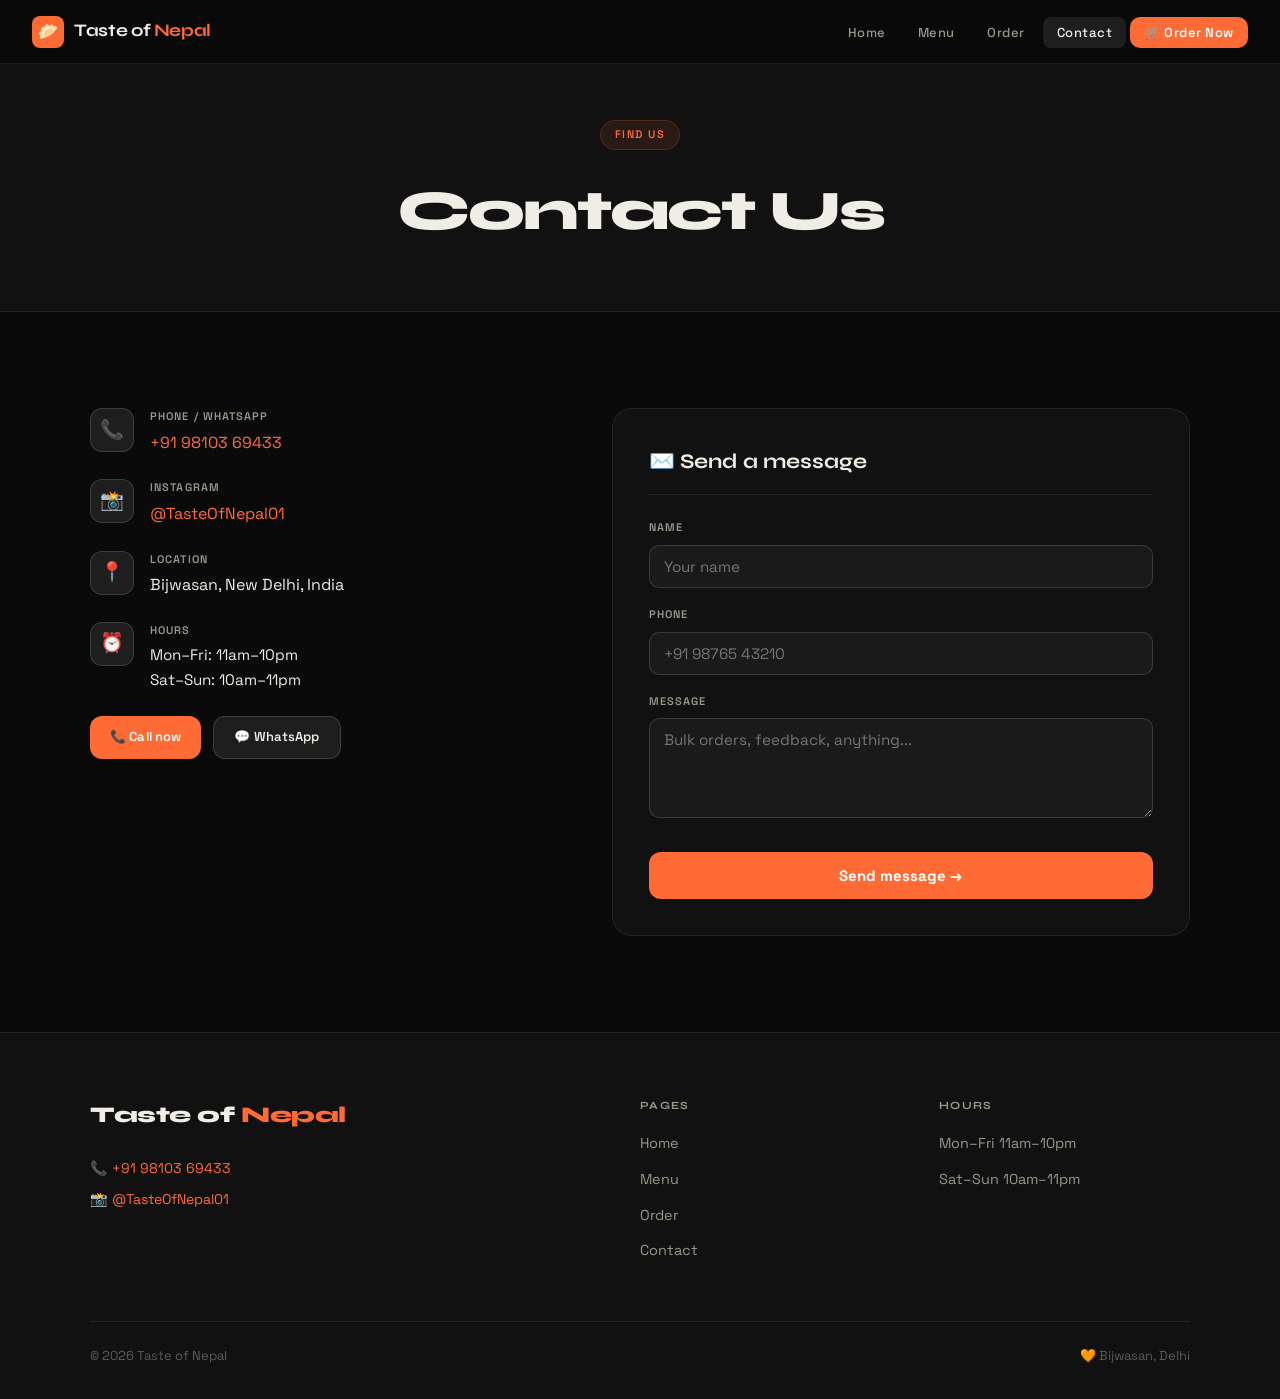
<file: ton2/pages/contact.html>
<!DOCTYPE html>
<html lang="en">
<head>
  <meta charset="UTF-8"/><meta name="viewport" content="width=device-width,initial-scale=1.0"/>
  <title>Contact — Taste of Nepal</title>
  <link rel="stylesheet" href="../css/style.css"/>
</head>
<body>
<nav class="navbar">
  <div class="logo"><div class="logo-icon">🥟</div><div><div class="logo-text">Taste of <span>Nepal</span></div></div></div>
  <ul class="navbar-links">
    <li><a href="../index.html">Home</a></li><li><a href="menu.html">Menu</a></li>
    <li><a href="order.html">Order</a></li><li><a href="contact.html" class="active">Contact</a></li>
    <li><a href="order.html" class="navbar-cta">🛒 Order Now</a></li>
  </ul>
</nav>
<div style="background:var(--bg2);border-bottom:1px solid var(--border);padding:56px 32px;text-align:center">
  <div class="section-tag">find us</div>
  <h1 style="font-family:var(--font-head);font-size:clamp(2.2rem,5vw,3.5rem);font-weight:800;letter-spacing:-0.04em">Contact Us</h1>
</div>
<section class="section">
  <div class="container contact-grid">
    <div>
      <div class="contact-item"><div class="contact-icon">📞</div><div><div class="contact-label">Phone / WhatsApp</div><div class="contact-value"><a href="tel:+919810369433">+91 98103 69433</a></div></div></div>
      <div class="contact-item"><div class="contact-icon">📸</div><div><div class="contact-label">Instagram</div><div class="contact-value"><a href="https://instagram.com/TasteOfNepal01" target="_blank">@TasteOfNepal01</a></div></div></div>
      <div class="contact-item"><div class="contact-icon">📍</div><div><div class="contact-label">Location</div><div class="contact-value">Bijwasan, New Delhi, India</div></div></div>
      <div class="contact-item"><div class="contact-icon">⏰</div><div><div class="contact-label">Hours</div><div class="contact-value" style="font-size:0.95rem">Mon–Fri: 11am–10pm<br>Sat–Sun: 10am–11pm</div></div></div>
      <div style="display:flex;gap:12px;margin-top:8px;flex-wrap:wrap">
        <a href="tel:+919810369433" class="btn btn-accent" style="font-size:13px;padding:10px 20px">📞 Call now</a>
        <a href="https://wa.me/919810369433" target="_blank" class="btn btn-ghost" style="font-size:13px;padding:10px 20px">💬 WhatsApp</a>
      </div>
    </div>
    <div class="form-section">
      <div class="form-title">✉️ Send a message</div>
      <form action="https://formsubmit.co/dhimalbusiness22@gmail.com" method="POST">
        <input type="hidden" name="_subject" value="📩 Message — Taste of Nepal"/>
        <input type="hidden" name="_captcha" value="false"/>
        <input type="hidden" name="_template" value="table"/>
        <div class="form-group"><label>Name</label><input type="text" name="Name" placeholder="Your name" required/></div>
        <div class="form-group"><label>Phone</label><input type="tel" name="Phone" placeholder="+91 98765 43210"/></div>
        <div class="form-group"><label>Message</label><textarea name="Message" placeholder="Bulk orders, feedback, anything..."></textarea></div>
        <button type="submit" class="btn-submit">Send message →</button>
      </form>
    </div>
  </div>
</section>
<footer class="footer"><div class="footer-inner"><div class="footer-top"><div><div class="footer-brand-name">Taste of <span>Nepal</span></div><div class="footer-brand-contact">📞 <a href="tel:+919810369433">+91 98103 69433</a><br>📸 <a href="https://instagram.com/TasteOfNepal01" target="_blank">@TasteOfNepal01</a></div></div><div class="footer-col"><h5>Pages</h5><ul><li><a href="../index.html">Home</a></li><li><a href="menu.html">Menu</a></li><li><a href="order.html">Order</a></li><li><a href="contact.html">Contact</a></li></ul></div><div class="footer-col"><h5>Hours</h5><ul><li><a>Mon–Fri 11am–10pm</a></li><li><a>Sat–Sun 10am–11pm</a></li></ul></div></div><div class="footer-bottom"><span>© 2026 Taste of Nepal</span><span>🧡 Bijwasan, Delhi</span></div></div></footer>
<script src="../js/db.js"></script><script src="../js/main.js"></script>
</body></html>
</file>
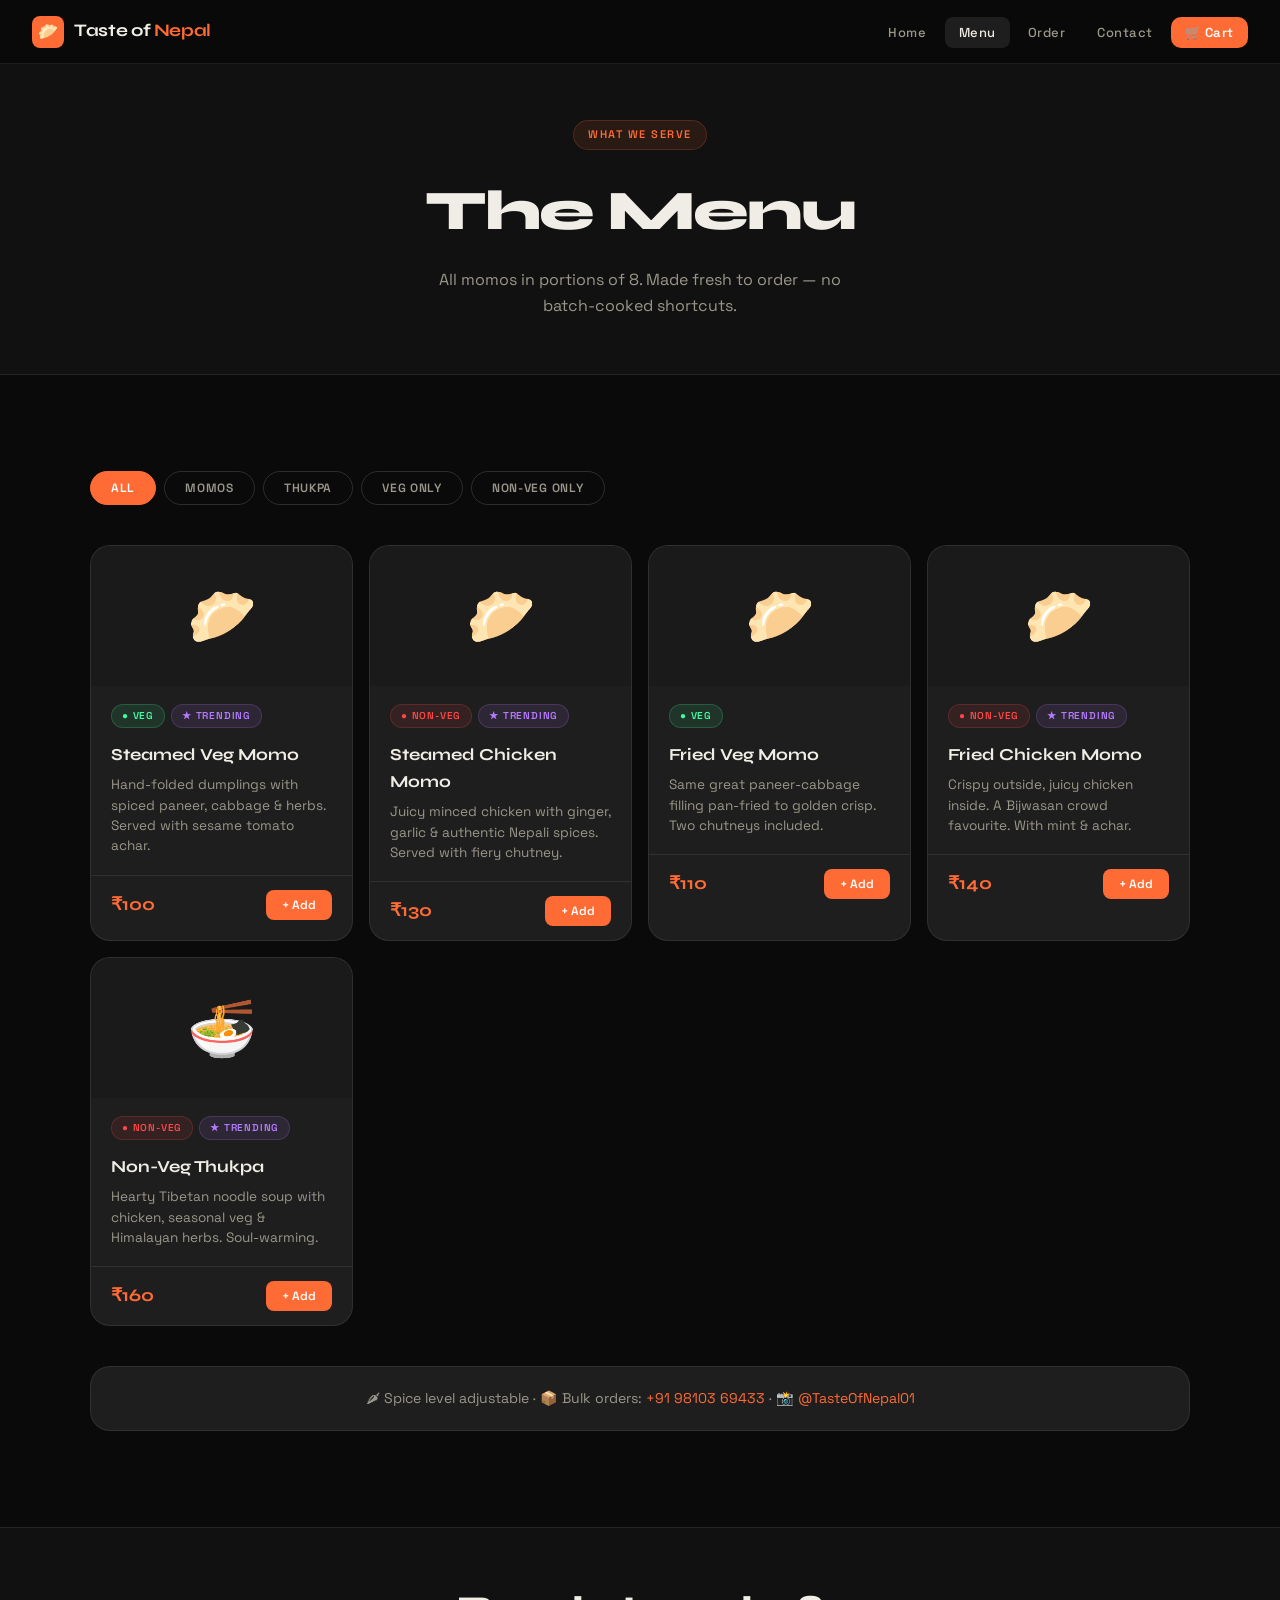
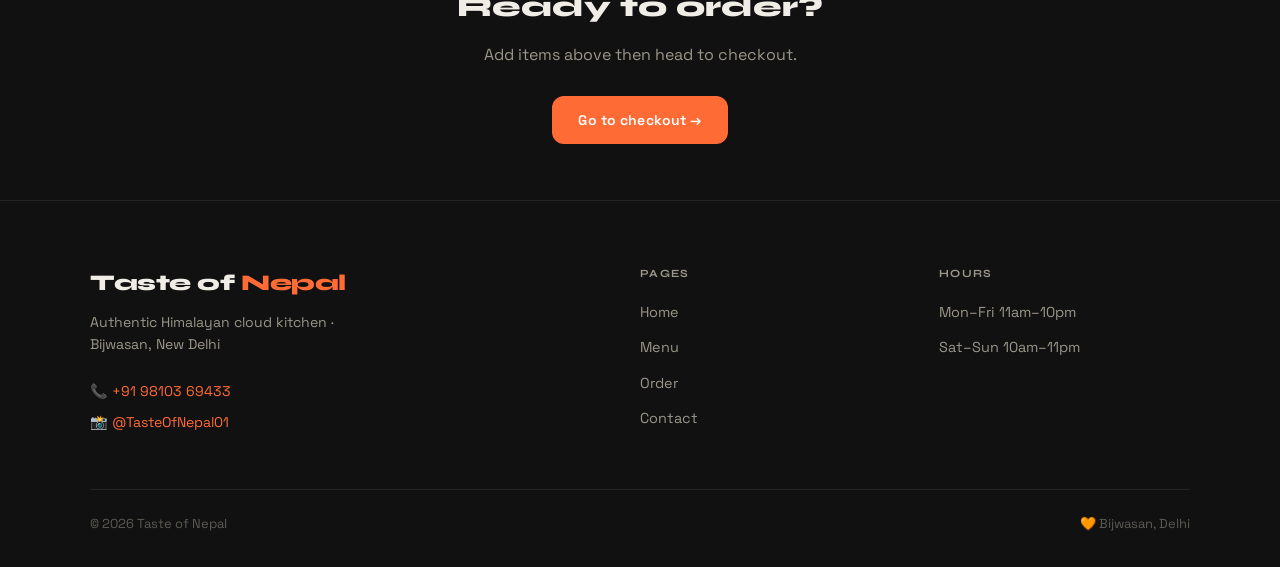
<file: ton2/pages/menu.html>
<!DOCTYPE html>
<html lang="en">
<head>
  <meta charset="UTF-8"/><meta name="viewport" content="width=device-width,initial-scale=1.0"/>
  <title>Menu — Taste of Nepal</title>
  <link rel="stylesheet" href="../css/style.css"/>
</head>
<body>
<nav class="navbar">
  <div class="logo"><div class="logo-icon">🥟</div><div><div class="logo-text">Taste of <span>Nepal</span></div></div></div>
  <ul class="navbar-links">
    <li><a href="../index.html">Home</a></li><li><a href="menu.html" class="active">Menu</a></li>
    <li><a href="order.html">Order</a></li><li><a href="contact.html">Contact</a></li>
    <li><a href="order.html" class="navbar-cta">🛒 Cart <span id="cart-badge" style="display:none"></span></a></li>
  </ul>
</nav>
<div style="background:var(--bg2);border-bottom:1px solid var(--border);padding:56px 32px;text-align:center">
  <div class="section-tag">what we serve</div>
  <h1 style="font-family:var(--font-head);font-size:clamp(2.2rem,5vw,3.5rem);font-weight:800;letter-spacing:-0.04em;margin-bottom:12px">The Menu</h1>
  <p style="color:var(--text2);max-width:420px;margin:0 auto">All momos in portions of 8. Made fresh to order — no batch-cooked shortcuts.</p>
</div>
<section class="section">
  <div class="container">
    <div class="filter-row">
      <button class="filter-btn active" data-filter="all">All</button>
      <button class="filter-btn" data-filter="momo">Momos</button>
      <button class="filter-btn" data-filter="thukpa">Thukpa</button>
      <button class="filter-btn" data-filter="veg">Veg only</button>
      <button class="filter-btn" data-filter="nonveg">Non-veg only</button>
    </div>
    <div class="card-grid" id="menu-grid"></div>
    <div style="margin-top:40px;background:var(--surface);border:1px solid var(--border);border-radius:var(--r2);padding:20px 24px;text-align:center">
      <p style="font-size:0.88rem;color:var(--text2)">🌶 Spice level adjustable · 📦 Bulk orders: <a href="tel:+919810369433" style="color:var(--accent)">+91 98103 69433</a> · 📸 <a href="https://instagram.com/TasteOfNepal01" target="_blank" style="color:var(--accent)">@TasteOfNepal01</a></p>
    </div>
  </div>
</section>
<div style="background:var(--bg2);border-top:1px solid var(--border);padding:56px 32px;text-align:center">
  <h2 style="font-family:var(--font-head);font-size:1.8rem;font-weight:800;margin-bottom:12px">Ready to order?</h2>
  <p style="color:var(--text2);margin-bottom:28px">Add items above then head to checkout.</p>
  <a href="order.html" class="btn btn-accent">Go to checkout →</a>
</div>
<footer class="footer">
  <div class="footer-inner">
    <div class="footer-top">
      <div><div class="footer-brand-name">Taste of <span>Nepal</span></div><div class="footer-brand-desc">Authentic Himalayan cloud kitchen · Bijwasan, New Delhi</div><div class="footer-brand-contact">📞 <a href="tel:+919810369433">+91 98103 69433</a><br>📸 <a href="https://instagram.com/TasteOfNepal01" target="_blank">@TasteOfNepal01</a></div></div>
      <div class="footer-col"><h5>Pages</h5><ul><li><a href="../index.html">Home</a></li><li><a href="menu.html">Menu</a></li><li><a href="order.html">Order</a></li><li><a href="contact.html">Contact</a></li></ul></div>
      <div class="footer-col"><h5>Hours</h5><ul><li><a>Mon–Fri 11am–10pm</a></li><li><a>Sat–Sun 10am–11pm</a></li></ul></div>
    </div>
    <div class="footer-bottom"><span>© 2026 Taste of Nepal</span><span>🧡 Bijwasan, Delhi</span></div>
  </div>
</footer>
<script src="../js/db.js"></script><script src="../js/main.js"></script><script src="../js/menu.js"></script>
</body></html>
</file>
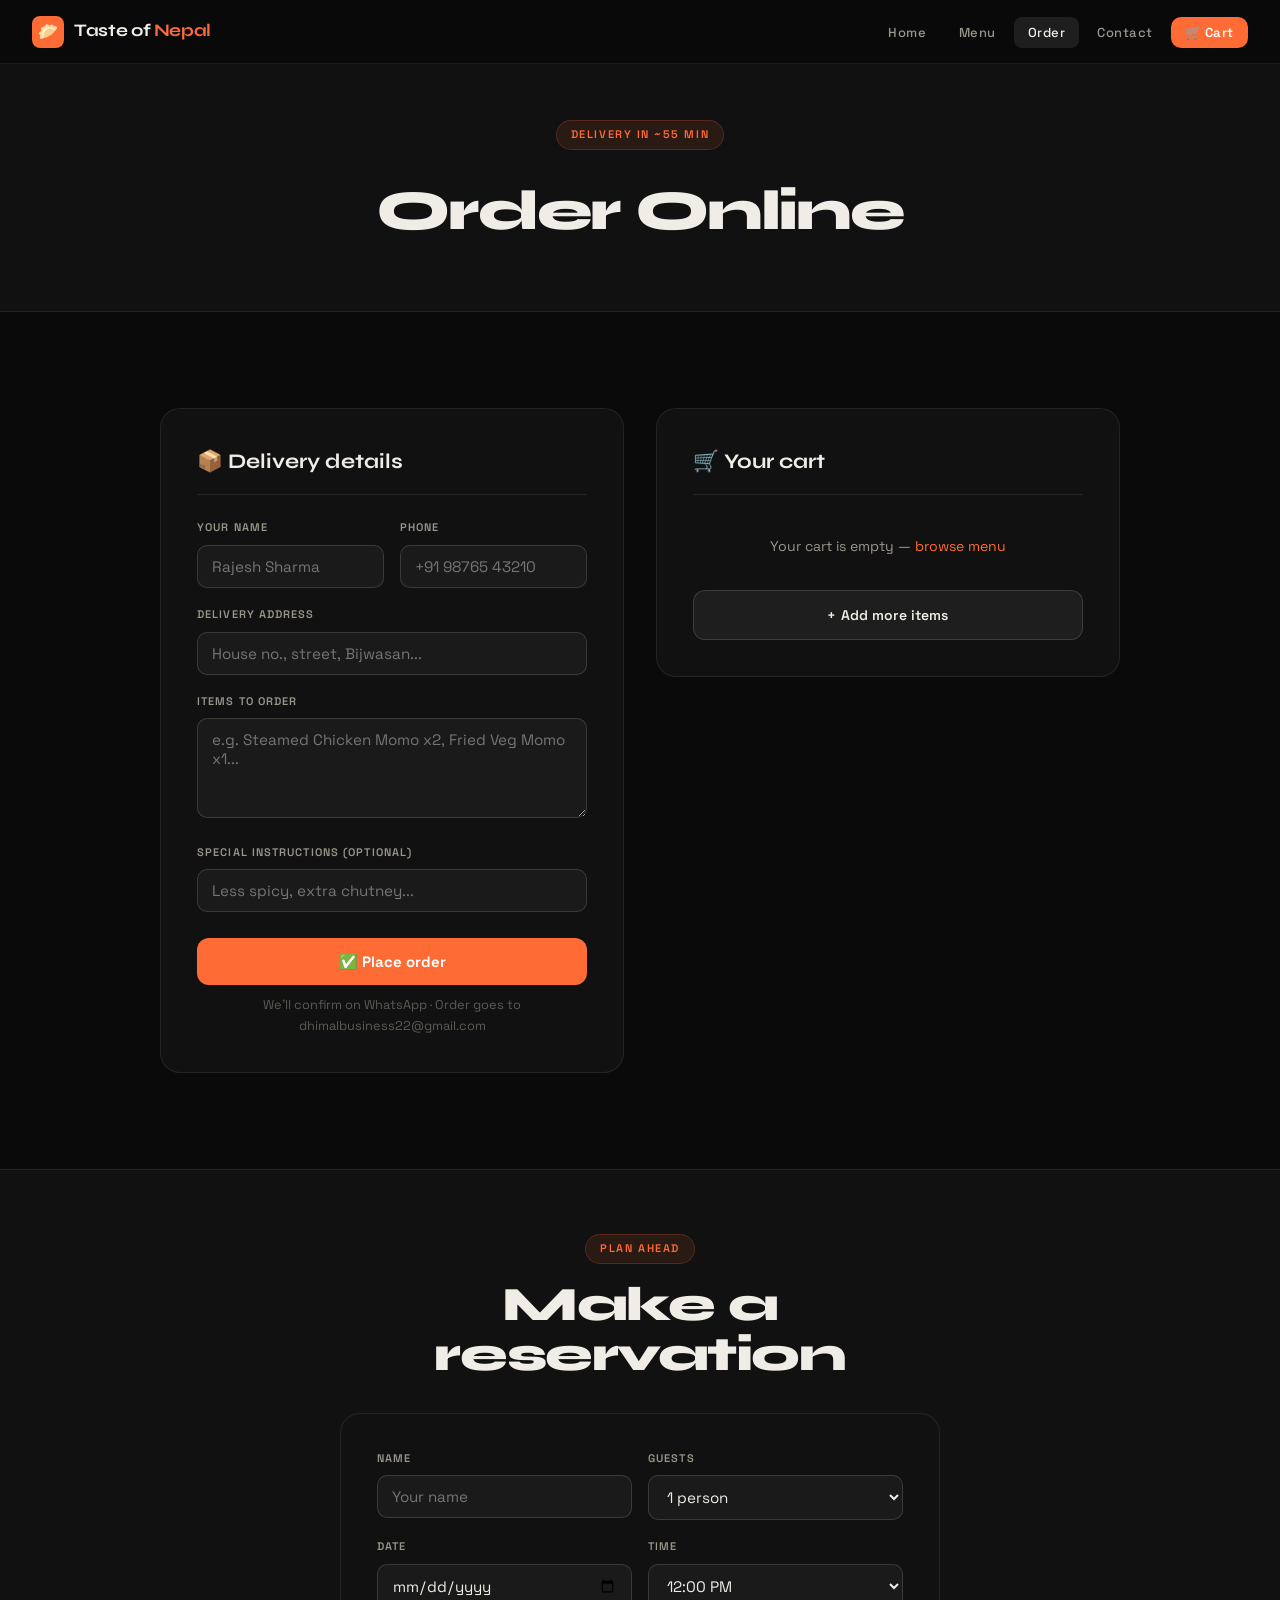
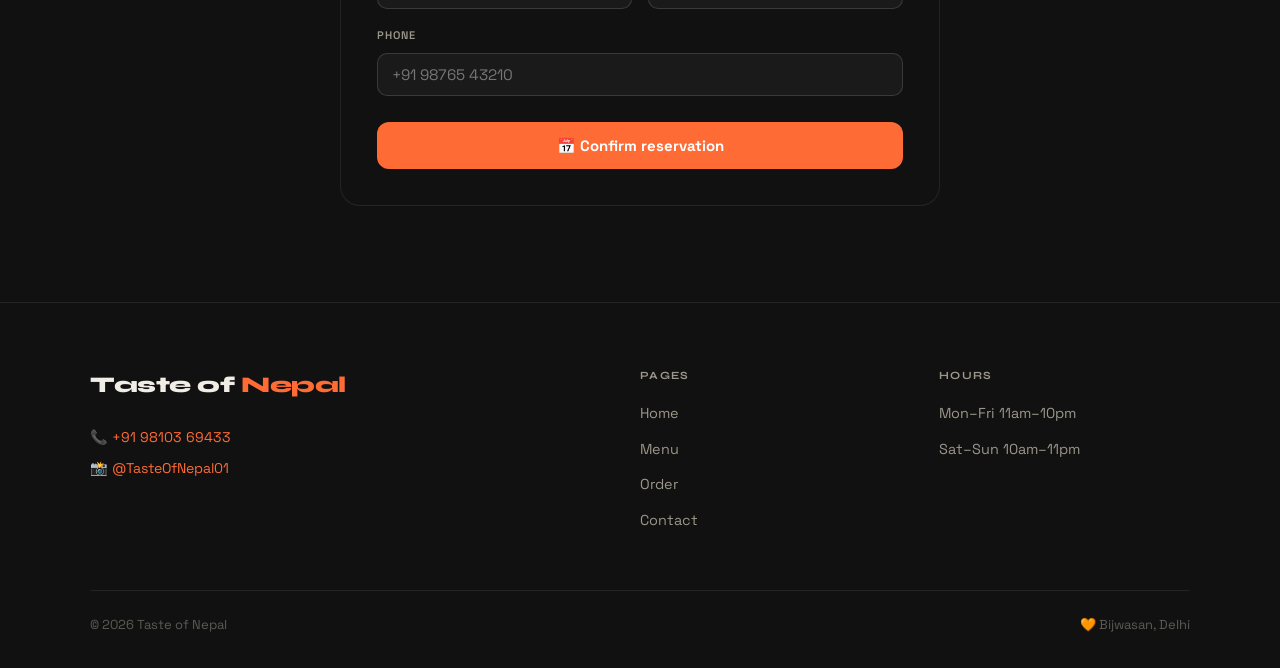
<file: ton2/pages/order.html>
<!DOCTYPE html>
<html lang="en">
<head>
  <meta charset="UTF-8"/><meta name="viewport" content="width=device-width,initial-scale=1.0"/>
  <title>Order — Taste of Nepal</title>
  <link rel="stylesheet" href="../css/style.css"/>
</head>
<body>
<nav class="navbar">
  <div class="logo"><div class="logo-icon">🥟</div><div><div class="logo-text">Taste of <span>Nepal</span></div></div></div>
  <ul class="navbar-links">
    <li><a href="../index.html">Home</a></li><li><a href="menu.html">Menu</a></li>
    <li><a href="order.html" class="active">Order</a></li><li><a href="contact.html">Contact</a></li>
    <li><a href="order.html" class="navbar-cta">🛒 Cart <span id="cart-badge" style="display:none"></span></a></li>
  </ul>
</nav>
<div style="background:var(--bg2);border-bottom:1px solid var(--border);padding:56px 32px;text-align:center">
  <div class="section-tag">delivery in ~55 min</div>
  <h1 style="font-family:var(--font-head);font-size:clamp(2.2rem,5vw,3.5rem);font-weight:800;letter-spacing:-0.04em">Order Online</h1>
</div>
<section class="section">
  <div class="container" style="max-width:960px;display:grid;grid-template-columns:1fr 1fr;gap:32px;align-items:start">
    <div class="form-section">
      <div class="form-title">📦 Delivery details</div>
      <form action="https://formsubmit.co/dhimalbusiness22@gmail.com" method="POST">
        <input type="hidden" name="_subject" value="🥟 New Order — Taste of Nepal"/>
        <input type="hidden" name="_captcha" value="false"/>
        <input type="hidden" name="_template" value="table"/>
        <input type="hidden" name="_next" value="https://YOUR-SITE.netlify.app/pages/thankyou.html"/>
        <div class="form-row">
          <div class="form-group"><label>Your name</label><input type="text" name="Customer Name" placeholder="Rajesh Sharma" required/></div>
          <div class="form-group"><label>Phone</label><input type="tel" name="Phone Number" placeholder="+91 98765 43210" required/></div>
        </div>
        <div class="form-group"><label>Delivery address</label><input type="text" name="Delivery Address" placeholder="House no., street, Bijwasan..." required/></div>
        <div class="form-group"><label>Items to order</label><textarea name="Items Ordered" placeholder="e.g. Steamed Chicken Momo x2, Fried Veg Momo x1..." required></textarea></div>
        <div class="form-group"><label>Special instructions (optional)</label><input type="text" name="Special Instructions" placeholder="Less spicy, extra chutney..."/></div>
        <button type="submit" class="btn-submit">✅ Place order</button>
        <p style="font-size:0.8rem;color:var(--text3);text-align:center;margin-top:10px">We'll confirm on WhatsApp · Order goes to dhimalbusiness22@gmail.com</p>
      </form>
    </div>
    <div>
      <div class="form-section">
        <div class="form-title">🛒 Your cart</div>
        <div id="cart-summary"></div>
        <a href="menu.html" class="btn btn-ghost" style="width:100%;justify-content:center;margin-top:16px">+ Add more items</a>
      </div>
    </div>
  </div>
</section>
<section class="section" style="background:var(--bg2);border-top:1px solid var(--border);padding-top:64px">
  <div class="container" style="max-width:600px;text-align:center">
    <div class="section-tag">plan ahead</div>
    <h2 class="section-title">Make a reservation</h2>
    <div class="form-section" style="margin-top:32px;text-align:left">
      <form action="https://formsubmit.co/dhimalbusiness22@gmail.com" method="POST">
        <input type="hidden" name="_subject" value="📅 Reservation — Taste of Nepal"/>
        <input type="hidden" name="_captcha" value="false"/>
        <input type="hidden" name="_template" value="table"/>
        <input type="hidden" name="_next" value="https://YOUR-SITE.netlify.app/pages/thankyou.html"/>
        <div class="form-row">
          <div class="form-group"><label>Name</label><input type="text" name="Name" placeholder="Your name" required/></div>
          <div class="form-group"><label>Guests</label><select name="Guests"><option>1 person</option><option>2 people</option><option>3–4 people</option><option>5+ people</option></select></div>
        </div>
        <div class="form-row">
          <div class="form-group"><label>Date</label><input type="date" name="Date" required/></div>
          <div class="form-group"><label>Time</label><select name="Time"><option>12:00 PM</option><option>1:00 PM</option><option>7:00 PM</option><option>8:00 PM</option></select></div>
        </div>
        <div class="form-group"><label>Phone</label><input type="tel" name="Phone" placeholder="+91 98765 43210" required/></div>
        <button type="submit" class="btn-submit">📅 Confirm reservation</button>
      </form>
    </div>
  </div>
</section>
<footer class="footer"><div class="footer-inner"><div class="footer-top"><div><div class="footer-brand-name">Taste of <span>Nepal</span></div><div class="footer-brand-contact">📞 <a href="tel:+919810369433">+91 98103 69433</a><br>📸 <a href="https://instagram.com/TasteOfNepal01" target="_blank">@TasteOfNepal01</a></div></div><div class="footer-col"><h5>Pages</h5><ul><li><a href="../index.html">Home</a></li><li><a href="menu.html">Menu</a></li><li><a href="order.html">Order</a></li><li><a href="contact.html">Contact</a></li></ul></div><div class="footer-col"><h5>Hours</h5><ul><li><a>Mon–Fri 11am–10pm</a></li><li><a>Sat–Sun 10am–11pm</a></li></ul></div></div><div class="footer-bottom"><span>© 2026 Taste of Nepal</span><span>🧡 Bijwasan, Delhi</span></div></div></footer>
<script src="../js/db.js"></script><script src="../js/main.js"></script><script src="../js/order.js"></script>
</body></html>
</file>
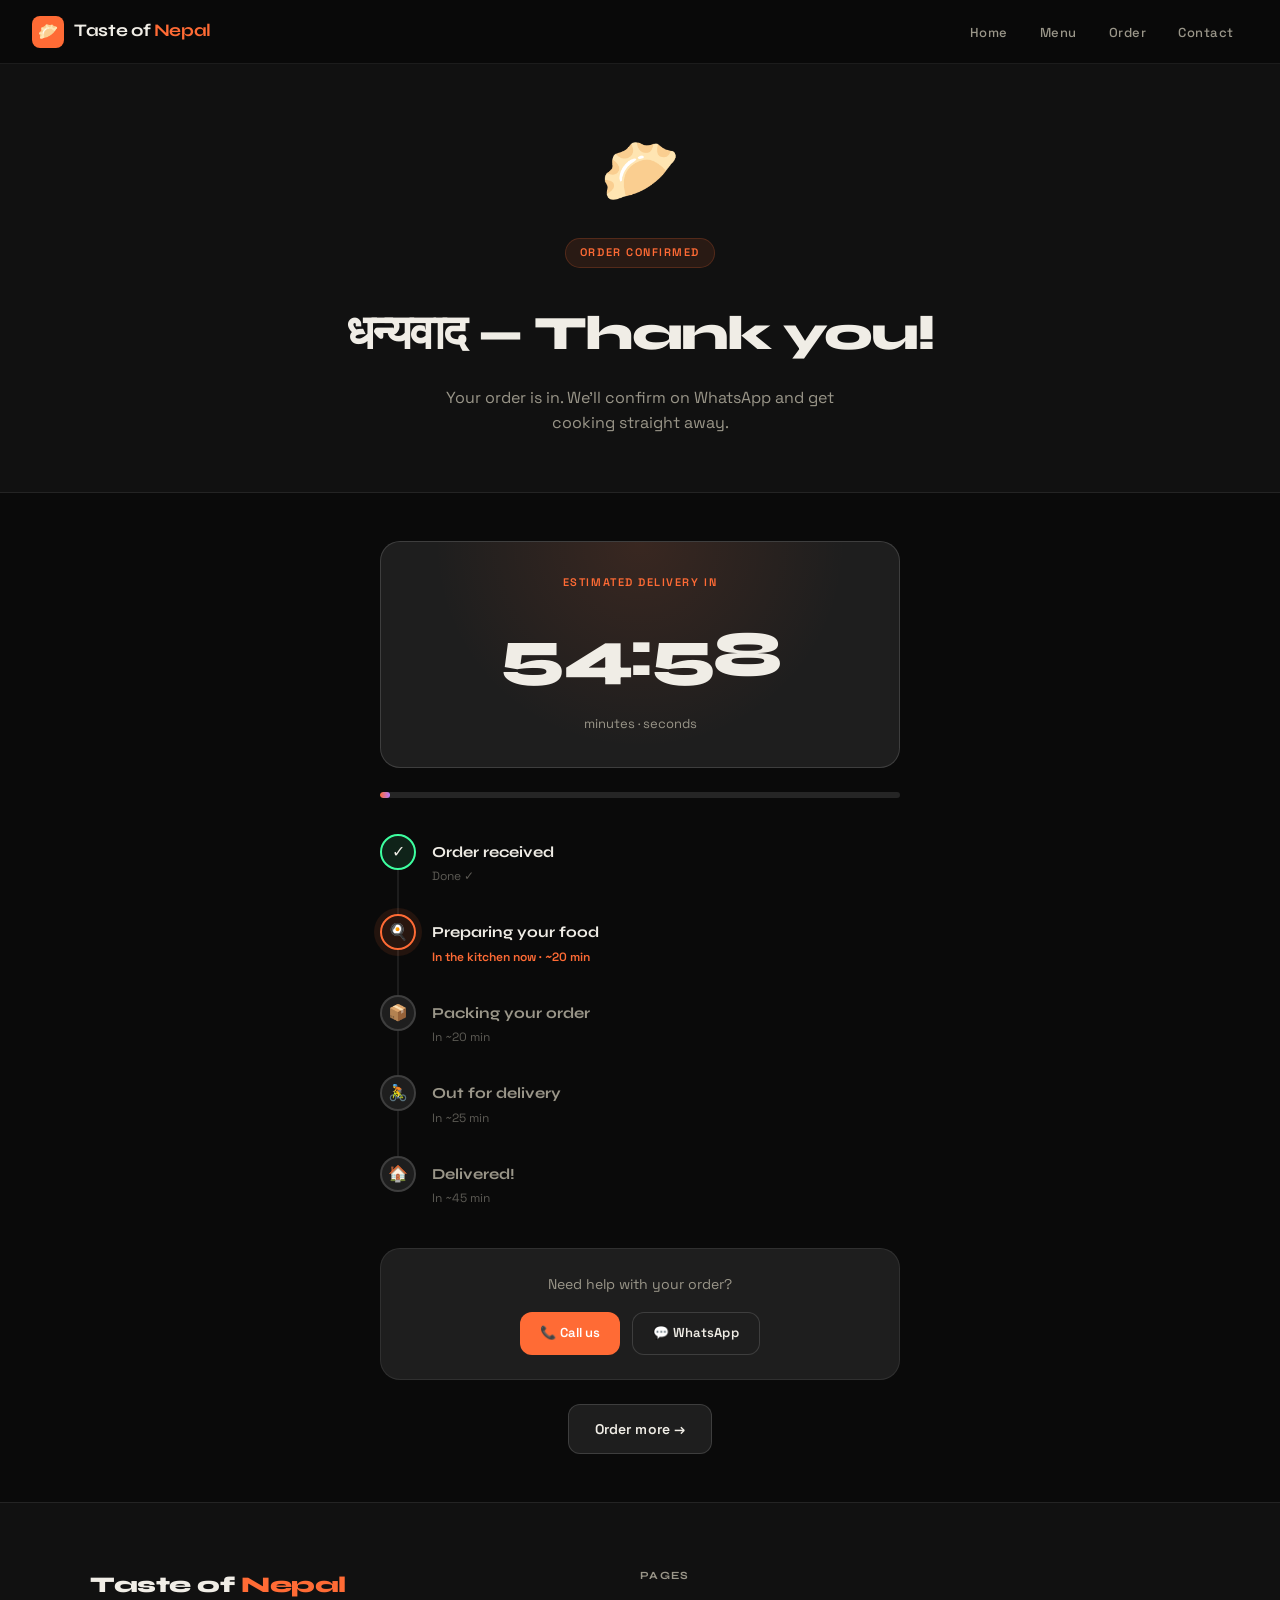
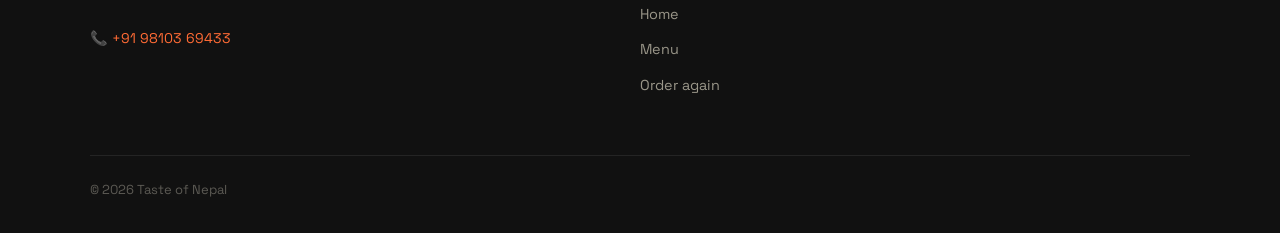
<file: ton2/pages/thankyou.html>
<!DOCTYPE html>
<html lang="en">
<head>
  <meta charset="UTF-8"/><meta name="viewport" content="width=device-width,initial-scale=1.0"/>
  <title>Order Confirmed — Taste of Nepal</title>
  <link rel="stylesheet" href="../css/style.css"/>
</head>
<body>
<nav class="navbar">
  <div class="logo"><div class="logo-icon">🥟</div><div><div class="logo-text">Taste of <span>Nepal</span></div></div></div>
  <ul class="navbar-links">
    <li><a href="../index.html">Home</a></li><li><a href="menu.html">Menu</a></li>
    <li><a href="order.html">Order</a></li><li><a href="contact.html">Contact</a></li>
  </ul>
</nav>

<div style="background:var(--bg2);border-bottom:1px solid var(--border);padding:56px 32px;text-align:center">
  <div style="font-size:4rem;margin-bottom:16px;animation:float 3s ease-in-out infinite">🥟</div>
  <div class="section-tag">order confirmed</div>
  <h1 style="font-family:var(--font-head);font-size:clamp(2rem,5vw,3rem);font-weight:800;letter-spacing:-0.04em;margin-top:12px">धन्यवाद — Thank you!</h1>
  <p style="color:var(--text2);max-width:400px;margin:12px auto 0">Your order is in. We'll confirm on WhatsApp and get cooking straight away.</p>
</div>

<section class="section" style="padding-top:48px;padding-bottom:48px">
  <div class="tracker-wrap">

    <!-- ETA -->
    <div class="eta-card">
      <div class="eta-eyebrow">estimated delivery in</div>
      <div class="eta-time" id="eta">55:00</div>
      <div class="eta-sub">minutes · seconds</div>
    </div>

    <!-- PROGRESS -->
    <div class="prog-wrap"><div class="prog-fill" id="prog"></div></div>

    <!-- STEPS -->
    <div class="steps">
      <div class="step">
        <div class="step-line"></div>
        <div class="step-dot done" id="d0">✓</div>
        <div class="step-body"><div class="step-name on" id="n0">Order received</div><div class="step-status on" id="s0">Confirmed just now!</div></div>
      </div>
      <div class="step">
        <div class="step-line"></div>
        <div class="step-dot" id="d1">🍳</div>
        <div class="step-body"><div class="step-name" id="n1">Preparing your food</div><div class="step-status" id="s1">Starting soon · ~20 min</div></div>
      </div>
      <div class="step">
        <div class="step-line"></div>
        <div class="step-dot" id="d2">📦</div>
        <div class="step-body"><div class="step-name" id="n2">Packing your order</div><div class="step-status" id="s2">~25 min from now</div></div>
      </div>
      <div class="step">
        <div class="step-line"></div>
        <div class="step-dot" id="d3">🚴</div>
        <div class="step-body"><div class="step-name" id="n3">Out for delivery</div><div class="step-status" id="s3">~35 min from now</div></div>
      </div>
      <div class="step">
        <div class="step-line"></div>
        <div class="step-dot" id="d4">🏠</div>
        <div class="step-body"><div class="step-name" id="n4">Delivered!</div><div class="step-status" id="s4">~55 min from now</div></div>
      </div>
    </div>

    <!-- HELP -->
    <div style="margin-top:40px;background:var(--surface);border:1px solid var(--border);border-radius:var(--r2);padding:24px;text-align:center">
      <p style="font-size:0.88rem;color:var(--text2);margin-bottom:16px">Need help with your order?</p>
      <div style="display:flex;gap:12px;justify-content:center;flex-wrap:wrap">
        <a href="tel:+919810369433" class="btn btn-accent" style="font-size:13px;padding:10px 20px">📞 Call us</a>
        <a href="https://wa.me/919810369433" target="_blank" class="btn btn-ghost" style="font-size:13px;padding:10px 20px">💬 WhatsApp</a>
      </div>
    </div>
    <div style="text-align:center;margin-top:24px">
      <a href="menu.html" class="btn btn-ghost">Order more →</a>
    </div>
  </div>
</section>

<footer class="footer"><div class="footer-inner"><div class="footer-top"><div><div class="footer-brand-name">Taste of <span>Nepal</span></div><div class="footer-brand-contact">📞 <a href="tel:+919810369433">+91 98103 69433</a></div></div><div class="footer-col"><h5>Pages</h5><ul><li><a href="../index.html">Home</a></li><li><a href="menu.html">Menu</a></li><li><a href="order.html">Order again</a></li></ul></div></div><div class="footer-bottom"><span>© 2026 Taste of Nepal</span></div></div></footer>

<script>
  localStorage.setItem('ton_order_ts', Date.now());
  const START = parseInt(localStorage.getItem('ton_order_ts'));
  const TOTAL = 55 * 60;
  const STEPS = [
    {at:0,  icon:'✓',  name:'Order received',      sub:'Confirmed!',           done:true},
    {at:0,  icon:'🍳', name:'Preparing your food',  sub:'In the kitchen now'},
    {at:20, icon:'📦', name:'Packing your order',   sub:'Almost ready!'},
    {at:25, icon:'🚴', name:'Out for delivery',     sub:'On the way to you!'},
    {at:45, icon:'🏠', name:'Delivered!',           sub:'Enjoy your meal 🙏'},
  ];
  function tick(){
    const elapsed=(Date.now()-START)/1000;
    const remain=Math.max(0,TOTAL-elapsed);
    const mins=elapsed/60;
    const m=Math.floor(remain/60), s=Math.floor(remain%60);
    document.getElementById('eta').textContent=remain===0?'Delivered! 🏠':m+':'+String(s).padStart(2,'0');
    document.getElementById('prog').style.width=Math.min(100,Math.max(2,(elapsed/TOTAL)*100))+'%';
    STEPS.forEach((step,i)=>{
      const dot=document.getElementById('d'+i);
      const name=document.getElementById('n'+i);
      const sub=document.getElementById('s'+i);
      const next=STEPS[i+1];
      const isLast=i===STEPS.length-1;
      const started=mins>=step.at;
      const finished=!isLast&&next&&mins>=next.at;
      if(finished){
        dot.className='step-dot done';dot.textContent='✓';
        name.className='step-name on';sub.className='step-status';sub.textContent='Done ✓';
      } else if(started){
        dot.className='step-dot active';dot.textContent=step.icon;
        name.className='step-name on';sub.className='step-status on';
        const left=isLast?Math.max(0,Math.ceil(TOTAL/60-mins)):Math.max(0,Math.ceil(next.at-mins));
        sub.textContent=step.sub+(left>0?' · ~'+left+' min':'');
      } else {
        dot.className='step-dot';dot.textContent=step.icon;
        name.className='step-name';sub.className='step-status';
        sub.textContent='In ~'+step.at+' min';
      }
    });
    if(remain>0)setTimeout(tick,1000);
  }
  tick();
</script>
<script src="../js/db.js"></script><script src="../js/main.js"></script>
</body></html>
</file>
<file: ton2/css/style.css>
@import url('https://fonts.googleapis.com/css2?family=Syne:wght@400;500;600;700;800&family=Space+Grotesk:wght@300;400;500;600&display=swap');

:root {
  --bg: #0a0a0a;
  --bg2: #111111;
  --bg3: #1a1a1a;
  --surface: #1e1e1e;
  --surface2: #252525;
  --border: rgba(255,255,255,0.08);
  --border2: rgba(255,255,255,0.14);
  --text: #f0ede6;
  --text2: #9a9689;
  --text3: #5c5a54;
  --accent: #ff6b35;
  --accent2: #ff8c5a;
  --green: #3dffa0;
  --purple: #b57bff;
  --red-dot: #ff4545;
  --r: 12px;
  --r2: 20px;
  --font-head: 'Syne', sans-serif;
  --font-body: 'Space Grotesk', sans-serif;
}

*, *::before, *::after { box-sizing: border-box; margin: 0; padding: 0; }
html { scroll-behavior: smooth; }
body { font-family: var(--font-body); background: var(--bg); color: var(--text); font-size: 16px; line-height: 1.6; overflow-x: hidden; }
img { display: block; max-width: 100%; }
a { color: inherit; text-decoration: none; }

/* ── KEYFRAMES ── */
@keyframes fadeUp   { from { opacity:0; transform:translateY(24px); } to { opacity:1; transform:translateY(0); } }
@keyframes fadeIn   { from { opacity:0; } to { opacity:1; } }
@keyframes float    { 0%,100% { transform:translateY(0); } 50% { transform:translateY(-10px); } }
@keyframes pulse    { 0%,100% { box-shadow:0 0 0 0 rgba(255,107,53,0.5); } 50% { box-shadow:0 0 0 12px rgba(255,107,53,0); } }
@keyframes shimmer  { 0% { background-position:-400px 0; } 100% { background-position:400px 0; } }
@keyframes spin     { from { transform:rotate(0deg); } to { transform:rotate(360deg); } }
@keyframes marquee  { from { transform:translateX(0); } to { transform:translateX(-50%); } }
@keyframes blink    { 0%,100% { opacity:1; } 50% { opacity:0; } }
@keyframes slideIn  { from { transform:translateX(-20px); opacity:0; } to { transform:translateX(0); opacity:1; } }

/* ── NAVBAR ── */
.navbar {
  position: sticky; top: 0; z-index: 100;
  display: flex; align-items: center; justify-content: space-between;
  padding: 0 32px; height: 64px;
  background: rgba(10,10,10,0.85);
  backdrop-filter: blur(20px);
  border-bottom: 1px solid var(--border);
}
.logo { display: flex; align-items: center; gap: 10px; }
.logo-icon { width: 32px; height: 32px; background: var(--accent); border-radius: 8px; display: flex; align-items: center; justify-content: center; font-size: 16px; animation: pulse 2.5s infinite; }
.logo-text { font-family: var(--font-head); font-size: 1.1rem; font-weight: 700; letter-spacing: -0.02em; }
.logo-text span { color: var(--accent); }
.navbar-links { display: flex; gap: 4px; list-style: none; }
.navbar-links a { font-size: 13px; font-weight: 500; letter-spacing: 0.04em; color: var(--text2); padding: 7px 14px; border-radius: 8px; transition: all 0.2s; }
.navbar-links a:hover, .navbar-links a.active { color: var(--text); background: var(--surface); }
.navbar-cta { background: var(--accent) !important; color: #fff !important; border-radius: 10px !important; font-weight: 600 !important; }
.navbar-cta:hover { background: var(--accent2) !important; transform: scale(1.03); }

/* ── HERO ── */
.hero {
  position: relative; min-height: 100vh;
  display: flex; align-items: center;
  padding: 80px 32px;
  overflow: hidden;
}
.hero-bg-img {
  position: absolute; inset: 0;
  background: url('../images/hero-bg.jpg') center/cover no-repeat;
  filter: brightness(0.18) saturate(0.6);
}
.hero-grid-overlay {
  position: absolute; inset: 0;
  background-image: linear-gradient(rgba(255,255,255,0.03) 1px, transparent 1px),
                    linear-gradient(90deg, rgba(255,255,255,0.03) 1px, transparent 1px);
  background-size: 48px 48px;
  opacity: 0.6;
}
.hero-glow {
  position: absolute; top: -20%; right: -10%;
  width: 600px; height: 600px; border-radius: 50%;
  background: radial-gradient(circle, rgba(255,107,53,0.15) 0%, transparent 70%);
  pointer-events: none;
}
.hero-content { position: relative; z-index: 2; max-width: 760px; }
.hero-tag {
  display: inline-flex; align-items: center; gap: 8px;
  background: rgba(255,107,53,0.12); border: 1px solid rgba(255,107,53,0.3);
  color: var(--accent); font-size: 12px; font-weight: 600; letter-spacing: 0.1em; text-transform: uppercase;
  padding: 6px 14px; border-radius: 100px; margin-bottom: 28px;
  animation: fadeIn 0.6s ease;
}
.hero-tag .dot { width: 6px; height: 6px; border-radius: 50%; background: var(--accent); animation: blink 1.5s infinite; }
.hero-h1 {
  font-family: var(--font-head); font-size: clamp(3rem,7vw,5.5rem);
  font-weight: 800; line-height: 0.95; letter-spacing: -0.04em;
  color: var(--text); margin-bottom: 24px;
  animation: fadeUp 0.7s 0.1s both;
}
.hero-h1 .line2 { color: var(--accent); display: block; }
.hero-h1 .line3 { color: var(--text2); display: block; font-weight: 400; }
.hero-sub {
  font-size: 1.1rem; color: var(--text2); line-height: 1.65;
  max-width: 480px; margin-bottom: 40px;
  animation: fadeUp 0.7s 0.2s both;
}
.hero-actions { display: flex; gap: 12px; flex-wrap: wrap; animation: fadeUp 0.7s 0.3s both; }
.btn { display: inline-flex; align-items: center; gap: 8px; font-family: var(--font-body); font-size: 14px; font-weight: 600; padding: 13px 26px; border-radius: 12px; cursor: pointer; border: none; transition: all 0.2s; letter-spacing: 0.01em; }
.btn-accent { background: var(--accent); color: #fff; }
.btn-accent:hover { background: var(--accent2); transform: translateY(-2px); }
.btn-ghost { background: var(--surface); color: var(--text); border: 1px solid var(--border2); }
.btn-ghost:hover { border-color: var(--accent); color: var(--accent); transform: translateY(-2px); }
.hero-stats { display: flex; gap: 40px; margin-top: 64px; padding-top: 40px; border-top: 1px solid var(--border); animation: fadeUp 0.7s 0.4s both; }
.hero-stat-num { font-family: var(--font-head); font-size: 2rem; font-weight: 800; color: var(--text); }
.hero-stat-label { font-size: 13px; color: var(--text2); margin-top: 2px; }

/* ── TICKER ── */
.ticker { overflow: hidden; background: var(--accent); padding: 12px 0; border-top: 1px solid rgba(255,255,255,0.1); }
.ticker-inner { display: flex; gap: 0; white-space: nowrap; animation: marquee 20s linear infinite; }
.ticker-item { font-family: var(--font-head); font-size: 13px; font-weight: 700; letter-spacing: 0.05em; text-transform: uppercase; color: #fff; padding: 0 32px; }
.ticker-sep { color: rgba(255,255,255,0.4); padding: 0 8px; }

/* ── SECTIONS ── */
.section { padding: 96px 32px; }
.container { max-width: 1100px; margin: 0 auto; }
.section-tag { display: inline-block; font-size: 11px; font-weight: 600; letter-spacing: 0.14em; text-transform: uppercase; color: var(--accent); background: rgba(255,107,53,0.1); border: 1px solid rgba(255,107,53,0.2); padding: 5px 14px; border-radius: 100px; margin-bottom: 16px; }
.section-title { font-family: var(--font-head); font-size: clamp(2rem,4vw,3rem); font-weight: 800; line-height: 1.05; letter-spacing: -0.03em; margin-bottom: 16px; }
.section-sub { font-size: 1rem; color: var(--text2); max-width: 480px; }
.section-header { margin-bottom: 56px; }

/* ── CARDS ── */
.card-grid { display: grid; grid-template-columns: repeat(auto-fill, minmax(240px,1fr)); gap: 16px; }
.card {
  background: var(--surface); border: 1px solid var(--border);
  border-radius: var(--r2); overflow: hidden;
  transition: border-color 0.2s, transform 0.2s;
  position: relative;
}
.card:hover { border-color: var(--accent); transform: translateY(-4px); }
.card-img { height: 140px; background: var(--bg3); display: flex; align-items: center; justify-content: center; font-size: 3.5rem; position: relative; overflow: hidden; }
.card-img-photo { width: 100%; height: 100%; object-fit: cover; }
.card-img-overlay { position: absolute; inset: 0; background: linear-gradient(180deg, transparent 40%, var(--surface) 100%); }
.card-body { padding: 18px 20px; }
.card-badge { display: inline-flex; align-items: center; gap: 5px; font-size: 10px; font-weight: 600; letter-spacing: 0.08em; text-transform: uppercase; padding: 3px 10px; border-radius: 100px; margin-bottom: 10px; }
.badge-veg { background: rgba(61,255,160,0.1); color: var(--green); border: 1px solid rgba(61,255,160,0.2); }
.badge-nonveg { background: rgba(255,69,69,0.1); color: var(--red-dot); border: 1px solid rgba(255,69,69,0.2); }
.badge-hot { background: rgba(181,123,255,0.1); color: var(--purple); border: 1px solid rgba(181,123,255,0.2); }
.card-name { font-family: var(--font-head); font-size: 1.05rem; font-weight: 700; color: var(--text); margin-bottom: 6px; }
.card-desc { font-size: 0.85rem; color: var(--text2); line-height: 1.5; }
.card-footer { display: flex; align-items: center; justify-content: space-between; padding: 14px 20px; border-top: 1px solid var(--border); }
.card-price { font-family: var(--font-head); font-weight: 700; font-size: 1.1rem; color: var(--accent); }
.btn-add { background: var(--accent); color: #fff; border: none; border-radius: 8px; padding: 7px 16px; font-size: 12px; font-weight: 600; font-family: var(--font-body); cursor: pointer; transition: all 0.2s; }
.btn-add:hover { background: var(--accent2); transform: scale(1.05); }

/* ── FEATURES STRIP ── */
.features-row { display: grid; grid-template-columns: repeat(3,1fr); gap: 2px; background: var(--border); border: 1px solid var(--border); border-radius: var(--r2); overflow: hidden; margin-top: 64px; }
.feature { background: var(--bg2); padding: 32px 28px; }
.feature-icon { width: 44px; height: 44px; border-radius: 12px; background: rgba(255,107,53,0.1); border: 1px solid rgba(255,107,53,0.2); display: flex; align-items: center; justify-content: center; font-size: 1.3rem; margin-bottom: 16px; }
.feature-title { font-family: var(--font-head); font-size: 1rem; font-weight: 700; margin-bottom: 8px; }
.feature-desc { font-size: 0.85rem; color: var(--text2); line-height: 1.55; }

/* ── MENU FILTERS ── */
.filter-row { display: flex; gap: 8px; flex-wrap: wrap; margin-bottom: 40px; }
.filter-btn { font-family: var(--font-body); font-size: 12px; font-weight: 600; letter-spacing: 0.06em; text-transform: uppercase; padding: 8px 20px; border-radius: 100px; cursor: pointer; border: 1px solid var(--border2); background: transparent; color: var(--text2); transition: all 0.2s; }
.filter-btn.active, .filter-btn:hover { background: var(--accent); color: #fff; border-color: var(--accent); }

/* ── FORMS ── */
.form-section { background: var(--bg2); border: 1px solid var(--border); border-radius: var(--r2); padding: 36px; }
.form-title { font-family: var(--font-head); font-size: 1.3rem; font-weight: 700; margin-bottom: 24px; padding-bottom: 16px; border-bottom: 1px solid var(--border); }
.form-group { margin-bottom: 18px; }
.form-group label { display: block; font-size: 11px; font-weight: 600; letter-spacing: 0.1em; text-transform: uppercase; color: var(--text2); margin-bottom: 8px; }
.form-group input, .form-group select, .form-group textarea {
  width: 100%; font-family: var(--font-body); font-size: 0.95rem;
  background: var(--bg3); border: 1px solid var(--border2);
  border-radius: 10px; padding: 11px 14px; color: var(--text);
  outline: none; transition: border-color 0.2s;
}
.form-group input:focus, .form-group select:focus, .form-group textarea:focus { border-color: var(--accent); }
.form-group select option { background: var(--bg3); }
.form-group textarea { resize: vertical; min-height: 100px; }
.form-row { display: grid; grid-template-columns: 1fr 1fr; gap: 16px; }
.btn-submit { width: 100%; padding: 14px; border-radius: 12px; font-size: 15px; font-weight: 700; background: var(--accent); color: #fff; border: none; cursor: pointer; font-family: var(--font-body); transition: all 0.2s; margin-top: 8px; }
.btn-submit:hover { background: var(--accent2); transform: translateY(-2px); }

/* ── TRACKER ── */
.tracker-wrap { max-width: 520px; margin: 0 auto; }
.eta-card { background: var(--surface); border: 1px solid var(--border2); border-radius: var(--r2); padding: 32px; text-align: center; margin-bottom: 24px; position: relative; overflow: hidden; }
.eta-card::before { content:''; position:absolute; inset:0; background:radial-gradient(circle at 50% 0%, rgba(255,107,53,0.12) 0%, transparent 60%); }
.eta-eyebrow { font-size: 11px; font-weight: 600; letter-spacing: 0.14em; text-transform: uppercase; color: var(--accent); margin-bottom: 12px; position: relative; }
.eta-time { font-family: var(--font-head); font-size: 4rem; font-weight: 800; letter-spacing: -0.04em; color: var(--text); position: relative; }
.eta-sub { font-size: 13px; color: var(--text2); margin-top: 8px; position: relative; }
.prog-wrap { height: 6px; background: var(--surface2); border-radius: 100px; margin-bottom: 36px; overflow: hidden; }
.prog-fill { height: 100%; background: linear-gradient(90deg, var(--accent), var(--purple)); border-radius: 100px; transition: width 1s linear; width: 2%; }
.steps { display: flex; flex-direction: column; gap: 0; }
.step { display: flex; gap: 16px; align-items: flex-start; position: relative; padding-bottom: 28px; }
.step:last-child { padding-bottom: 0; }
.step-line { position: absolute; left: 17px; top: 36px; bottom: 0; width: 2px; background: var(--border); }
.step:last-child .step-line { display: none; }
.step-dot { width: 36px; height: 36px; border-radius: 50%; border: 2px solid var(--border2); background: var(--surface); display: flex; align-items: center; justify-content: center; font-size: 1rem; flex-shrink: 0; z-index: 1; transition: all 0.4s; }
.step-dot.done { background: rgba(61,255,160,0.1); border-color: var(--green); }
.step-dot.active { background: rgba(255,107,53,0.12); border-color: var(--accent); box-shadow: 0 0 0 6px rgba(255,107,53,0.1); }
.step-body { padding-top: 6px; }
.step-name { font-family: var(--font-head); font-size: 0.95rem; font-weight: 700; color: var(--text2); transition: color 0.3s; }
.step-name.on { color: var(--text); }
.step-status { font-size: 12px; color: var(--text3); margin-top: 3px; transition: color 0.3s; }
.step-status.on { color: var(--accent); font-weight: 600; }

/* ── CONTACT ── */
.contact-grid { display: grid; grid-template-columns: 1fr 1.2fr; gap: 40px; }
.contact-item { display: flex; gap: 16px; align-items: flex-start; margin-bottom: 24px; }
.contact-icon { width: 44px; height: 44px; border-radius: 12px; background: var(--surface); border: 1px solid var(--border2); display: flex; align-items: center; justify-content: center; font-size: 1.2rem; flex-shrink: 0; }
.contact-label { font-size: 11px; font-weight: 600; letter-spacing: 0.1em; text-transform: uppercase; color: var(--text2); margin-bottom: 4px; }
.contact-value { font-size: 1rem; color: var(--text); }
.contact-value a { color: var(--accent); }

/* ── FOOTER ── */
.footer { background: var(--bg2); border-top: 1px solid var(--border); padding: 64px 32px 32px; }
.footer-inner { max-width: 1100px; margin: 0 auto; }
.footer-top { display: grid; grid-template-columns: 2fr 1fr 1fr; gap: 48px; margin-bottom: 48px; }
.footer-brand-name { font-family: var(--font-head); font-size: 1.4rem; font-weight: 800; letter-spacing: -0.02em; margin-bottom: 10px; }
.footer-brand-name span { color: var(--accent); }
.footer-brand-desc { font-size: 0.88rem; color: var(--text2); line-height: 1.6; max-width: 280px; }
.footer-brand-contact { margin-top: 20px; font-size: 0.88rem; line-height: 2.2; color: var(--text2); }
.footer-brand-contact a { color: var(--accent); }
.footer-col h5 { font-family: var(--font-head); font-size: 11px; font-weight: 700; letter-spacing: 0.12em; text-transform: uppercase; color: var(--text2); margin-bottom: 16px; }
.footer-col ul { list-style: none; }
.footer-col ul li { margin-bottom: 10px; }
.footer-col ul li a { font-size: 0.9rem; color: var(--text2); transition: color 0.2s; }
.footer-col ul li a:hover { color: var(--accent); }
.footer-bottom { border-top: 1px solid var(--border); padding-top: 24px; display: flex; justify-content: space-between; align-items: center; font-size: 13px; color: var(--text3); }

/* ── TOAST ── */
.toast { position: fixed; bottom: 28px; left: 50%; transform: translateX(-50%) translateY(20px); background: var(--surface); color: var(--text); border: 1px solid var(--border2); padding: 12px 24px; border-radius: 12px; font-size: 13px; font-weight: 500; opacity: 0; transition: all 0.3s; z-index: 999; pointer-events: none; white-space: nowrap; }
.toast.show { opacity: 1; transform: translateX(-50%) translateY(0); }

/* ── CART BADGE ── */
#cart-badge { background: var(--accent); color: #fff; border-radius: 100px; font-size: 10px; font-weight: 700; padding: 1px 7px; margin-left: 4px; vertical-align: middle; }

/* ── ORDER SUMMARY ── */
.order-summary { background: var(--bg3); border: 1px solid var(--border); border-radius: var(--r); padding: 20px; }
.qty-btn { background: none; border: none; cursor: pointer; color: var(--accent); font-size: 1.3rem; padding: 0 8px; line-height: 1; }

@media (max-width: 768px) {
  .navbar { padding: 0 16px; }
  .navbar-links { display: none; }
  .footer-top { grid-template-columns: 1fr; gap: 28px; }
  .contact-grid { grid-template-columns: 1fr; }
  .form-row { grid-template-columns: 1fr; }
  .features-row { grid-template-columns: 1fr; }
  .hero { padding: 80px 20px 60px; }
  .hero-stats { flex-wrap: wrap; gap: 24px; }
}
</file>
